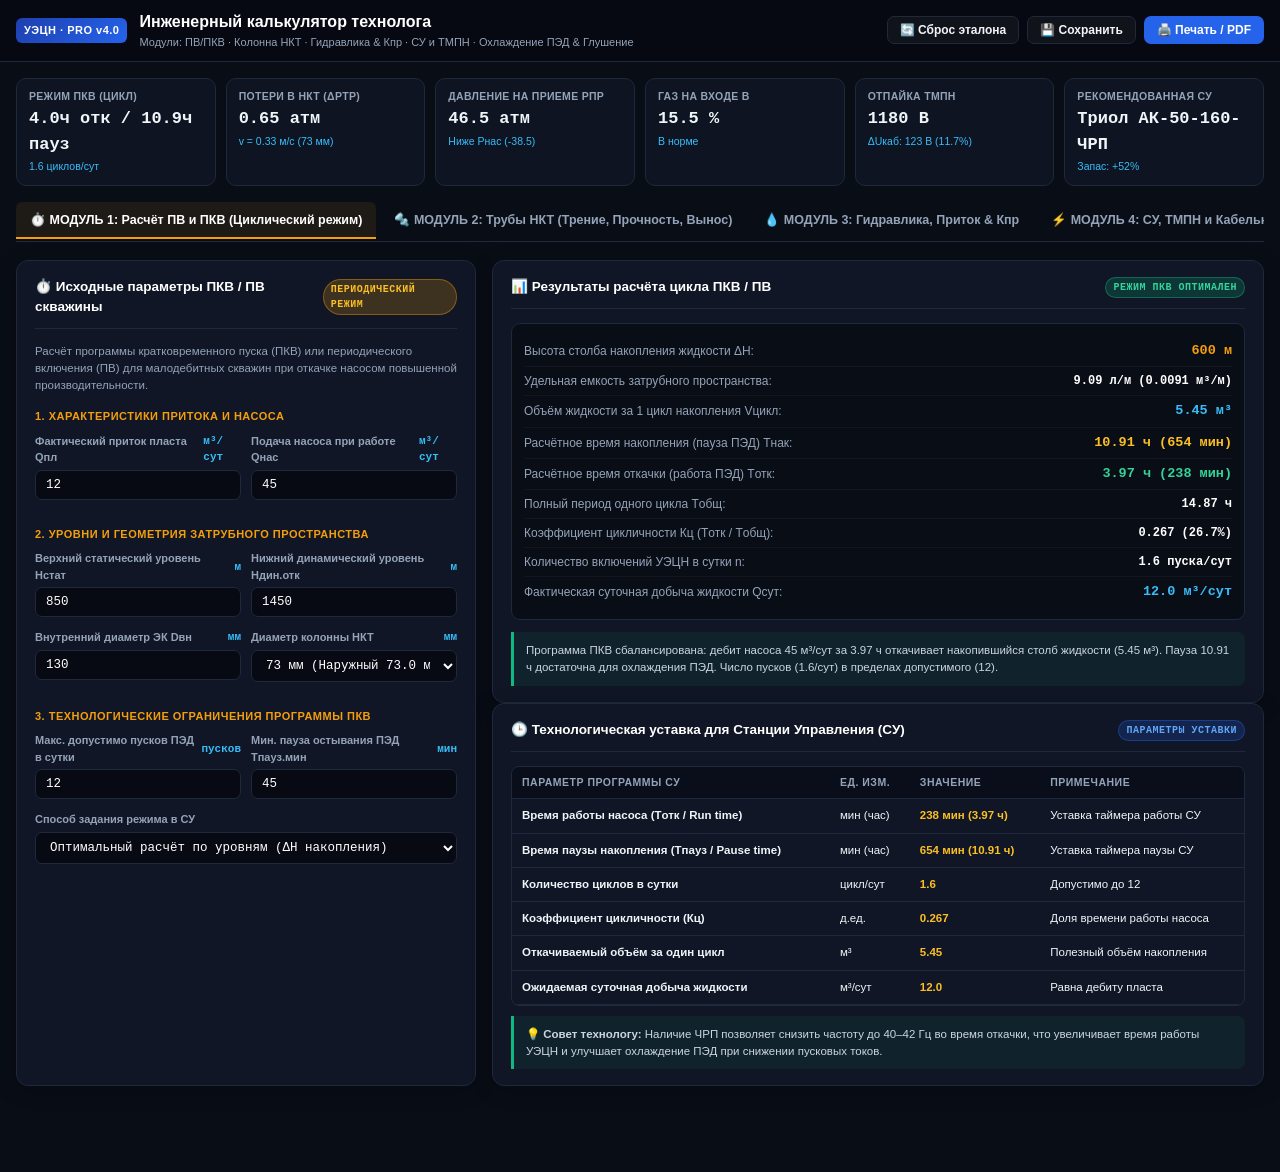
<file: public/engineering-calculator.html>
<!DOCTYPE html>
<html lang="ru">
<head>
  <meta charset="UTF-8" />
  <meta name="viewport" content="width=device-width, initial-scale=1.0, maximum-scale=1.0, user-scalable=no" />
  <title>Инженерный калькулятор технолога УЭЦН v4.0 PRO</title>
  <meta name="description" content="Инженерный программный комплекс технолога УЭЦН с изолированными модулями: расчет ПВ и ПКВ (циклический режим), расчет колонны НКТ (МКТ), гидравлика и приток Кпр, электрооборудование (СУ, ТМПН, кабель), охлаждение ПЭД и глушение скважины." />
  <style>
    :root {
      --bg: #090d16;
      --card: #101625;
      --card-border: #1e293b;
      --card-header-bg: #0d1320;
      --input-bg: #070a12;
      --text: #f1f5f9;
      --text-muted: #94a3b8;
      --primary: #2563eb;
      --primary-hover: #1d4ed8;
      --accent: #38bdf8;
      --accent-amber: #f59e0b;
      --accent-emerald: #10b981;
      --success: #10b981;
      --warning: #f59e0b;
      --danger: #ef4444;
      --font-mono: ui-monospace, SFMono-Regular, Menlo, Monaco, Consolas, "Liberation Mono", "Courier New", monospace;
    }

    * {
      box-sizing: border-box;
      margin: 0;
      padding: 0;
    }

    body {
      font-family: -apple-system, BlinkMacSystemFont, "Segoe UI", Roboto, Helvetica, Arial, sans-serif;
      background-color: var(--bg);
      color: var(--text);
      line-height: 1.5;
      font-size: 13.5px;
      -webkit-font-smoothing: antialiased;
      padding-bottom: 70px;
    }

    header {
      background: #060911;
      border-bottom: 1px solid var(--card-border);
      position: sticky;
      top: 0;
      z-index: 100;
      backdrop-filter: blur(8px);
    }

    .header-inner {
      max-width: 1440px;
      margin: 0 auto;
      padding: 10px 16px;
      display: flex;
      align-items: center;
      justify-content: space-between;
      gap: 12px;
      flex-wrap: wrap;
    }

    .brand-title {
      display: flex;
      align-items: center;
      gap: 12px;
    }

    .logo-badge {
      background: linear-gradient(135deg, #1e40af, #2563eb);
      color: #fff;
      font-weight: 800;
      font-size: 11px;
      padding: 4px 8px;
      border-radius: 6px;
      letter-spacing: 0.5px;
      white-space: nowrap;
    }

    .brand-h1 {
      font-size: 16px;
      font-weight: 700;
      color: #fff;
      display: flex;
      align-items: center;
      gap: 6px;
    }

    .brand-sub {
      font-size: 11px;
      color: var(--text-muted);
    }

    .top-actions {
      display: flex;
      align-items: center;
      gap: 8px;
    }

    .btn {
      display: inline-flex;
      align-items: center;
      gap: 6px;
      padding: 6px 12px;
      border-radius: 7px;
      font-size: 12px;
      font-weight: 600;
      cursor: pointer;
      transition: all 0.15s ease;
      border: 1px solid transparent;
      text-decoration: none;
    }
    .btn-primary { background: var(--primary); color: #fff; }
    .btn-primary:hover { background: var(--primary-hover); }
    .btn-outline { background: rgba(255,255,255,0.04); color: var(--text); border-color: var(--card-border); }
    .btn-outline:hover { background: rgba(255,255,255,0.08); border-color: #334155; }
    .btn-amber { background: #b45309; color: #fff; }
    .btn-amber:hover { background: #d97706; }

    .app-container {
      max-width: 1440px;
      margin: 0 auto;
      padding: 16px;
    }

    /* Summary Bar */
    .summary-grid {
      display: grid;
      grid-template-columns: repeat(auto-fit, minmax(175px, 1fr));
      gap: 10px;
      margin-bottom: 16px;
    }
    .summary-card {
      background: #0e1422;
      border: 1px solid var(--card-border);
      border-radius: 10px;
      padding: 10px 12px;
    }
    .summary-title {
      font-size: 10.5px;
      color: var(--text-muted);
      font-weight: 600;
      text-transform: uppercase;
      letter-spacing: 0.3px;
    }
    .summary-val {
      font-size: 17px;
      font-weight: 800;
      font-family: var(--font-mono);
      color: var(--text);
      margin: 2px 0;
    }
    .summary-sub {
      font-size: 10.5px;
      color: #38bdf8;
    }

    /* Navigation Tabs */
    .tab-bar {
      display: flex;
      gap: 4px;
      border-bottom: 1px solid var(--card-border);
      margin-bottom: 18px;
      overflow-x: auto;
      padding-bottom: 2px;
      scrollbar-width: thin;
    }
    .tab-btn {
      background: transparent;
      border: none;
      border-bottom: 2px solid transparent;
      color: var(--text-muted);
      padding: 10px 14px;
      font-size: 12.5px;
      font-weight: 600;
      cursor: pointer;
      white-space: nowrap;
      display: flex;
      align-items: center;
      gap: 7px;
      transition: all 0.15s;
      border-radius: 6px 6px 0 0;
    }
    .tab-btn:hover { color: #fff; background: rgba(255,255,255,0.03); }
    .tab-btn.active {
      color: #fff;
      border-bottom-color: var(--accent);
      background: rgba(56, 189, 248, 0.08);
      font-weight: 700;
    }

    .tab-btn.tab-pkv.active {
      border-bottom-color: var(--accent-amber);
      background: rgba(245, 158, 11, 0.09);
    }
    .tab-btn.tab-nkt.active {
      border-bottom-color: #a855f7;
      background: rgba(168, 85, 247, 0.09);
    }

    /* Grid Layouts */
    .module-grid-two {
      display: grid;
      grid-template-columns: 1fr;
      gap: 16px;
    }
    @media (min-width: 1024px) {
      .module-grid-two {
        grid-template-columns: 460px 1fr;
      }
      .module-grid-equal {
        display: grid;
        grid-template-columns: 1fr 1fr;
        gap: 16px;
      }
      .module-grid-three {
        display: grid;
        grid-template-columns: 1fr 1fr 1fr;
        gap: 16px;
      }
    }

    /* Cards */
    .card {
      background: var(--card);
      border: 1px solid var(--card-border);
      border-radius: 12px;
      padding: 16px 18px;
      box-shadow: 0 4px 20px rgba(0,0,0,0.25);
    }
    .card-header {
      display: flex;
      justify-content: space-between;
      align-items: center;
      margin-bottom: 14px;
      padding-bottom: 10px;
      border-bottom: 1px solid var(--card-border);
    }
    .card-title {
      font-size: 13.5px;
      font-weight: 700;
      color: #fff;
      display: flex;
      align-items: center;
      gap: 8px;
    }

    /* Badges */
    .badge {
      display: inline-flex;
      align-items: center;
      padding: 2px 7px;
      border-radius: 9999px;
      font-size: 10px;
      font-weight: 700;
      font-family: var(--font-mono);
      text-transform: uppercase;
      letter-spacing: 0.5px;
    }
    .badge-blue { background: rgba(37, 99, 235, 0.2); color: #60a5fa; border: 1px solid rgba(37, 99, 235, 0.4); }
    .badge-green { background: rgba(16, 185, 129, 0.2); color: #34d399; border: 1px solid rgba(16, 185, 129, 0.4); }
    .badge-amber { background: rgba(245, 158, 11, 0.2); color: #fbbf24; border: 1px solid rgba(245, 158, 11, 0.4); }
    .badge-purple { background: rgba(168, 85, 247, 0.2); color: #c084fc; border: 1px solid rgba(168, 85, 247, 0.4); }
    .badge-red { background: rgba(239, 68, 68, 0.2); color: #f87171; border: 1px solid rgba(239, 68, 68, 0.4); }

    /* Form Controls */
    .form-group {
      margin-bottom: 12px;
    }
    .form-row {
      display: grid;
      grid-template-columns: 1fr 1fr;
      gap: 10px;
    }
    .form-row-3 {
      display: grid;
      grid-template-columns: 1fr 1fr 1fr;
      gap: 8px;
    }
    label {
      display: flex;
      justify-content: space-between;
      align-items: center;
      font-size: 11px;
      font-weight: 600;
      color: var(--text-muted);
      margin-bottom: 4px;
    }
    label .unit {
      color: var(--accent);
      font-family: var(--font-mono);
    }
    input[type="number"], select, input[type="text"] {
      width: 100%;
      background: var(--input-bg);
      border: 1px solid var(--card-border);
      color: #fff;
      padding: 7px 10px;
      border-radius: 7px;
      font-size: 12.5px;
      font-family: var(--font-mono);
      outline: none;
      transition: border-color 0.15s;
    }
    input[type="number"]:focus, select:focus, input[type="text"]:focus {
      border-color: var(--primary);
    }

    /* Sub-section headers */
    .sub-head {
      font-size: 11px;
      text-transform: uppercase;
      letter-spacing: 0.5px;
      color: var(--accent);
      font-weight: 700;
      margin: 14px 0 8px;
      display: flex;
      align-items: center;
      gap: 6px;
    }
    .sub-head.amber { color: var(--accent-amber); }
    .sub-head.purple { color: #c084fc; }

    /* Result Displays */
    .result-box {
      background: #090d16;
      border: 1px solid var(--card-border);
      border-radius: 9px;
      padding: 12px;
    }
    .result-row {
      display: flex;
      justify-content: space-between;
      align-items: center;
      padding: 5px 0;
      border-bottom: 1px solid rgba(255,255,255,0.04);
      font-size: 12px;
    }
    .result-row:last-child {
      border-bottom: none;
    }
    .result-label {
      color: var(--text-muted);
    }
    .result-val {
      font-family: var(--font-mono);
      font-weight: 700;
      color: #fff;
    }
    .result-val.highlight {
      color: var(--accent);
      font-size: 13.5px;
    }
    .result-val.amber {
      color: var(--accent-amber);
      font-size: 13.5px;
    }
    .result-val.purple {
      color: #c084fc;
      font-size: 13.5px;
    }
    .result-val.success { color: var(--success); }
    .result-val.warning { color: var(--warning); }
    .result-val.danger { color: var(--danger); }

    .callout {
      background: rgba(37, 99, 235, 0.08);
      border-left: 3px solid var(--primary);
      padding: 10px 12px;
      border-radius: 0 8px 8px 0;
      font-size: 11.5px;
      color: #cbd5e1;
      margin-top: 12px;
      line-height: 1.45;
    }
    .callout.amber {
      background: rgba(245, 158, 11, 0.08);
      border-left-color: var(--warning);
    }
    .callout.purple {
      background: rgba(168, 85, 247, 0.08);
      border-left-color: #a855f7;
    }
    .callout.success {
      background: rgba(16, 185, 129, 0.08);
      border-left-color: var(--success);
    }

    /* Tables */
    .table-container {
      overflow-x: auto;
      margin-top: 8px;
      border-radius: 8px;
      border: 1px solid var(--card-border);
    }
    table {
      width: 100%;
      border-collapse: collapse;
      font-size: 11.5px;
      text-align: left;
    }
    th, td {
      padding: 8px 10px;
      border-bottom: 1px solid var(--card-border);
    }
    th {
      background: #090e1a;
      color: var(--text-muted);
      font-weight: 600;
      font-size: 10.5px;
      text-transform: uppercase;
      letter-spacing: 0.5px;
    }
    tr:hover td {
      background: rgba(255,255,255,0.02);
    }
    tr.active-row td {
      background: rgba(37, 99, 235, 0.15);
      font-weight: bold;
      color: #93c5fd;
    }

    input[type="range"] {
      width: 100%;
      accent-color: var(--primary);
      cursor: pointer;
    }

    /* Print styles */
    @media print {
      body {
        background: #fff !important;
        color: #000 !important;
      }
      header, .tab-bar, .top-actions, input[type="range"] {
        display: none !important;
      }
      .card {
        background: #fff !important;
        border: 1px solid #ccc !important;
        box-shadow: none !important;
        page-break-inside: avoid;
        margin-bottom: 20px;
      }
      .result-box {
        background: #f8fafc !important;
        border: 1px solid #e2e8f0 !important;
      }
      .result-val, .result-label, th, td, label, .card-title {
        color: #000 !important;
      }
      .tab-content {
        display: block !important;
      }
    }
  </style>
</head>
<body>

  <!-- Top Navigation Header -->
  <header>
    <div class="header-inner">
      <div class="brand-title">
        <span class="logo-badge">УЭЦН · PRO v4.0</span>
        <div>
          <div class="brand-h1">
            Инженерный калькулятор технолога
          </div>
          <div class="brand-sub">
            Модули: ПВ/ПКВ · Колонна НКТ · Гидравлика & Кпр · СУ и ТМПН · Охлаждение ПЭД & Глушение
          </div>
        </div>
      </div>

      <div class="top-actions">
        <button type="button" class="btn btn-outline" onclick="loadDefaultPreset()">
          🔄 Сброс эталона
        </button>
        <button type="button" class="btn btn-outline" onclick="saveToLocal()">
          💾 Сохранить
        </button>
        <button type="button" class="btn btn-primary" onclick="exportPrint()">
          🖨️ Печать / PDF
        </button>
      </div>
    </div>
  </header>

  <div class="app-container">

    <!-- Summary Key Metrics Banner -->
    <div class="summary-grid">
      <div class="summary-card">
        <div class="summary-title">Режим ПКВ (Цикл)</div>
        <div class="summary-val" id="sumPkvRatio">-- ч / -- ч</div>
        <div class="summary-sub" id="sumPkvCycles">-- циклов/сут</div>
      </div>
      <div class="summary-card">
        <div class="summary-title">Потери в НКТ (ΔPтр)</div>
        <div class="summary-val" id="sumNktFriction">-- атм</div>
        <div class="summary-sub" id="sumNktSpeed">v = -- м/с</div>
      </div>
      <div class="summary-card">
        <div class="summary-title">Давление на приеме Pпр</div>
        <div class="summary-val" id="sumPpr">-- атм</div>
        <div class="summary-sub" id="sumPprStatus">Запас над Pнас</div>
      </div>
      <div class="summary-card">
        <div class="summary-title">Газ на входе β</div>
        <div class="summary-val" id="sumGas">-- %</div>
        <div class="summary-sub" id="sumGasStatus">Входной модуль</div>
      </div>
      <div class="summary-card">
        <div class="summary-title">Отпайка ТМПН</div>
        <div class="summary-val" id="sumTap">-- В</div>
        <div class="summary-sub" id="sumTapSub">ΔUкаб: -- В</div>
      </div>
      <div class="summary-card">
        <div class="summary-title">Рекомендованная СУ</div>
        <div class="summary-val" id="sumSU">--</div>
        <div class="summary-sub" id="sumSUSub">Запас: -- %</div>
      </div>
    </div>

    <!-- Clear Section Tabs -->
    <div class="tab-bar">
      <button class="tab-btn tab-pkv active" onclick="switchTab('tab-pkv')">
        ⏱️ МОДУЛЬ 1: Расчёт ПВ и ПКВ (Циклический режим)
      </button>
      <button class="tab-btn tab-nkt" onclick="switchTab('tab-nkt')">
        🔩 МОДУЛЬ 2: Трубы НКТ (Трение, Прочность, Вынос)
      </button>
      <button class="tab-btn" onclick="switchTab('tab-hydraulics')">
        💧 МОДУЛЬ 3: Гидравлика, Приток & Кпр
      </button>
      <button class="tab-btn" onclick="switchTab('tab-electro')">
        ⚡ МОДУЛЬ 4: СУ, ТМПН и Кабельная линия
      </button>
      <button class="tab-btn" onclick="switchTab('tab-cooling-kill')">
        ❄️ МОДУЛЬ 5: Охлаждение ПЭД & Глушение
      </button>
      <button class="tab-btn" onclick="switchTab('tab-report')">
        📋 МОДУЛЬ 6: Сводный протокол и техкарта
      </button>
      <button class="tab-btn" onclick="switchTab('tab-reference')">
        📚 Справочник
      </button>
    </div>

    <!-- ======================================================== -->
    <!-- TAB 1: РАСЧЁТ ПВ И ПКВ (ПЕРИОДИЧЕСКАЯ ЭКСПЛУАТАЦИЯ)     -->
    <!-- ======================================================== -->
    <div id="tab-pkv" class="tab-content">
      <div class="module-grid-two">
        
        <!-- Left: PKV Inputs -->
        <div class="card">
          <div class="card-header">
            <span class="card-title">⏱️ Исходные параметры ПКВ / ПВ скважины</span>
            <span class="badge badge-amber">Периодический режим</span>
          </div>

          <p style="font-size: 11.5px; color: var(--text-muted); margin-bottom: 12px;">
            Расчёт программы кратковременного пуска (ПКВ) или периодического включения (ПВ) для малодебитных скважин при откачке насосом повышенной производительности.
          </p>

          <div class="sub-head amber">1. Характеристики притока и насоса</div>
          <div class="form-row">
            <div class="form-group">
              <label>Фактический приток пласта Qпл <span class="unit">м³/сут</span></label>
              <input type="number" id="pkvQplast" value="12" step="0.5" oninput="calculateAll()" />
            </div>
            <div class="form-group">
              <label>Подача насоса при работе Qнас <span class="unit">м³/сут</span></label>
              <input type="number" id="pkvQpump" value="45" step="1" oninput="calculateAll()" />
            </div>
          </div>

          <div class="sub-head amber">2. Уровни и геометрия затрубного пространства</div>
          <div class="form-row">
            <div class="form-group">
              <label>Верхний статический уровень Hстат <span class="unit">м</span></label>
              <input type="number" id="pkvHstat" value="850" step="10" oninput="calculateAll()" />
            </div>
            <div class="form-group">
              <label>Нижний динамический уровень Hдин.отк <span class="unit">м</span></label>
              <input type="number" id="pkvHdyn" value="1450" step="10" oninput="calculateAll()" />
            </div>
          </div>
          <div class="form-row">
            <div class="form-group">
              <label>Внутренний диаметр ЭК Dвн <span class="unit">мм</span></label>
              <input type="number" id="pkvCasingId" value="130" step="1" oninput="calculateAll()" />
            </div>
            <div class="form-group">
              <label>Диаметр колонны НКТ <span class="unit">мм</span></label>
              <select id="pkvTubingD" onchange="calculateAll()">
                <option value="60">60 мм (Наружный 60.3 мм)</option>
                <option value="73" selected>73 мм (Наружный 73.0 мм)</option>
                <option value="89">89 мм (Наружный 88.9 мм)</option>
              </select>
            </div>
          </div>

          <div class="sub-head amber">3. Технологические ограничения программы ПКВ</div>
          <div class="form-row">
            <div class="form-group">
              <label>Макс. допустимо пусков ПЭД в сутки <span class="unit">пусков</span></label>
              <input type="number" id="pkvMaxStarts" value="12" min="1" max="48" step="1" oninput="calculateAll()" />
            </div>
            <div class="form-group">
              <label>Мин. пауза остывания ПЭД Tпауз.мин <span class="unit">мин</span></label>
              <input type="number" id="pkvMinCoolMin" value="45" step="5" oninput="calculateAll()" />
            </div>
          </div>
          <div class="form-group">
            <label>Способ задания режима в СУ</label>
            <select id="pkvModeType" onchange="calculateAll()">
              <option value="auto" selected>Оптимальный расчёт по уровням (ΔH накопления)</option>
              <option value="fixed-pump">Фиксированное время откачки (например, 1.5 ч)</option>
            </select>
          </div>
        </div>

        <!-- Right: PKV Calculations -->
        <div class="space-y-4">
          <div class="card">
            <div class="card-header">
              <span class="card-title">📊 Результаты расчёта цикла ПКВ / ПВ</span>
              <span class="badge badge-amber" id="pkvBadge">Режим ПКВ оптимален</span>
            </div>

            <div class="result-box">
              <div class="result-row">
                <span class="result-label">Высота столба накопления жидкости ΔH:</span>
                <span class="result-val amber" id="resPkvDeltaH">600 м</span>
              </div>
              <div class="result-row">
                <span class="result-label">Удельная емкость затрубного пространства:</span>
                <span class="result-val" id="resPkvAnnulusCap">9.08 л/м (0.0091 м³/м)</span>
              </div>
              <div class="result-row">
                <span class="result-label">Объём жидкости за 1 цикл накопления Vцикл:</span>
                <span class="result-val highlight" id="resPkvVolCycle">5.45 м³</span>
              </div>
              <div class="result-row">
                <span class="result-label">Расчётное время накопления (пауза ПЭД) Tнак:</span>
                <span class="result-val highlight" style="color: #fbbf24" id="resPkvTaccum">10.9 час (654 мин)</span>
              </div>
              <div class="result-row">
                <span class="result-label">Расчётное время откачки (работа ПЭД) Tотк:</span>
                <span class="result-val highlight" style="color: #34d399" id="resPkvTpump">3.96 час (238 мин)</span>
              </div>
              <div class="result-row">
                <span class="result-label">Полный период одного цикла Tобщ:</span>
                <span class="result-val" id="resPkvTtotal">14.9 час</span>
              </div>
              <div class="result-row">
                <span class="result-label">Коэффициент цикличности Кц (Tотк / Tобщ):</span>
                <span class="result-val" id="resPkvKcycle">0.267 (26.7%)</span>
              </div>
              <div class="result-row">
                <span class="result-label">Количество включений УЭЦН в сутки n:</span>
                <span class="result-val" id="resPkvStartsPerDay">1.6 пуска/сут</span>
              </div>
              <div class="result-row">
                <span class="result-label">Фактическая суточная добыча жидкости Qсут:</span>
                <span class="result-val highlight" id="resPkvActualQ">12.0 м³/сут</span>
              </div>
            </div>

            <div class="callout amber" id="pkvCallout">
              Программа ПКВ сбалансирована: дебит насоса 45 м³/сут за 3.96 ч откачивает накопившийся столб жидкости, обеспечивая суточный отбор 12.0 м³/сут без срыва подачи.
            </div>
          </div>

          <!-- PKV Schedule Card -->
          <div class="card">
            <div class="card-header">
              <span class="card-title">🕒 Технологическая уставка для Станции Управления (СУ)</span>
              <span class="badge badge-blue">Параметры уставки</span>
            </div>

            <div class="table-container">
              <table>
                <thead>
                  <tr>
                    <th>Параметр программы СУ</th>
                    <th>Ед. изм.</th>
                    <th>Значение</th>
                    <th>Примечание</th>
                  </tr>
                </thead>
                <tbody id="pkvSettingsTable">
                  <!-- JS generated -->
                </tbody>
              </table>
            </div>

            <div class="callout success" style="margin-top: 10px;">
              💡 <strong>Совет технологу:</strong> Наличие ЧРП позволяет снизить частоту до 40–42 Гц во время откачки, что увеличивает время работы УЭЦН и улучшает охлаждение ПЭД при снижении пусковых токов.
            </div>
          </div>
        </div>

      </div>
    </div>

    <!-- ======================================================== -->
    <!-- TAB 2: РАСЧЁТ ПО ТРУБАМ НКТ (МКТ)                       -->
    <!-- ======================================================== -->
    <div id="tab-nkt" class="tab-content" style="display: none;">
      <div class="module-grid-two">
        
        <!-- Left: NKT Inputs -->
        <div class="card">
          <div class="card-header">
            <span class="card-title">🔩 Параметры подвески колонны НКТ (МКТ)</span>
            <span class="badge badge-purple">Трубы НКТ</span>
          </div>

          <p style="font-size: 11.5px; color: var(--text-muted); margin-bottom: 12px;">
            Расчёт гидравлических сопротивлений трения потока в НКТ по формуле Альтшуля/Дарси-Вейсбаха, скорости восходящего потока для выноса песка/парафина и статической прочности колонны.
          </p>

          <div class="sub-head purple">1. Конструкция и геометрия колонны НКТ</div>
          <div class="form-row">
            <div class="form-group">
              <label>Типоразмер и диаметр НКТ</label>
              <select id="nktSizeSelect" onchange="calculateAll()">
                <option value="60">НКТ 60 (Внутр. 50.3 мм, толщ. 5.0 мм)</option>
                <option value="73" selected>НКТ 73 (Внутр. 62.0 мм, толщ. 5.5 мм)</option>
                <option value="89">НКТ 89 (Внутр. 75.9 мм, толщ. 6.5 мм)</option>
              </select>
            </div>
            <div class="form-group">
              <label>Группа прочности стали НКТ</label>
              <select id="nktSteelGrade" onchange="calculateAll()">
                <option value="D" selected>Группа «Д» (σт = 379 МПа)</option>
                <option value="K">Группа «К» (σт = 490 МПа)</option>
                <option value="E">Группа «Е» (σт = 552 МПа)</option>
                <option value="L">Группа «Л» (σт = 655 МПа)</option>
                <option value="M">Группа «М» (σт = 724 МПа)</option>
              </select>
            </div>
          </div>
          <div class="form-row">
            <div class="form-group">
              <label>Глубина спуска колонны Hсп <span class="unit">м</span></label>
              <input type="number" id="nktLength" value="1750" step="10" oninput="calculateAll()" />
            </div>
            <div class="form-group">
              <label>Исполнение НКТ</label>
              <select id="nktType" onchange="calculateAll()">
                <option value="smooth" selected>Гладкие НКТ (ГОСТ 633-80)</option>
                <option value="upset">НКТ-В с высаженными концами</option>
                <option value="coated">С внутренним полимерным покрытием</option>
              </select>
            </div>
          </div>

          <div class="sub-head purple">2. Параметры транспортируемого флюида</div>
          <div class="form-row">
            <div class="form-group">
              <label>Дебит подъёма жидкости Q <span class="unit">м³/сут</span></label>
              <input type="number" id="nktFlowQ" value="85" step="1" oninput="calculateAll()" />
            </div>
            <div class="form-group">
              <label>Вязкость смеси при откачке μ <span class="unit">сСт (мм²/с)</span></label>
              <input type="number" id="nktViscosity" value="14" step="0.5" oninput="calculateAll()" />
            </div>
          </div>
          <div class="form-row">
            <div class="form-group">
              <label>Плотность жидкости ρсм <span class="unit">кг/м³</span></label>
              <input type="number" id="nktDensity" value="980" step="5" oninput="calculateAll()" />
            </div>
            <div class="form-group">
              <label>Вес погружного агрегата (УЭЦН+кабель) <span class="unit">кг</span></label>
              <input type="number" id="nktEspWeight" value="1850" step="50" oninput="calculateAll()" />
            </div>
          </div>
        </div>

        <!-- Right: NKT Calculations -->
        <div class="space-y-4">
          <div class="card">
            <div class="card-header">
              <span class="card-title">📈 Гидравлический расчёт потока в НКТ</span>
              <span class="badge badge-purple" id="nktHydBadge">Турбулентный режим</span>
            </div>

            <div class="result-box">
              <div class="result-row">
                <span class="result-label">Внутренний диаметр трубы dвн:</span>
                <span class="result-val purple" id="resNktInnerD">62.0 мм</span>
              </div>
              <div class="result-row">
                <span class="result-label">Скорость восходящего потока в НКТ v:</span>
                <span class="result-val highlight" id="resNktVelocity">0.32 м/с</span>
              </div>
              <div class="result-row">
                <span class="result-label">Число Рейнольдса Re:</span>
                <span class="result-val" id="resNktReynolds">1417 (Ламинарный/переходный)</span>
              </div>
              <div class="result-row">
                <span class="result-label">Коэффициент гидравлического трения λ:</span>
                <span class="result-val" id="resNktLambda">0.0451</span>
              </div>
              <div class="result-row">
                <span class="result-label">Потери напора на трение hтр:</span>
                <span class="result-val highlight" id="resNktHeadLoss">6.8 м</span>
              </div>
              <div class="result-row">
                <span class="result-label">Потери давления на трение в колонне ΔPтр:</span>
                <span class="result-val purple" id="resNktPressLoss">0.65 атм (0.066 МПа)</span>
              </div>
              <div class="result-row">
                <span class="result-label">Оценка выноса механических примесей:</span>
                <span class="result-val" id="resNktSandCarry">Риск оседания песка (v &lt; 0.6 м/с)</span>
              </div>
            </div>

            <div class="callout purple" id="nktHydCallout">
              При дебите 85 м³/сут в трубе НКТ 73 мм гидравлические потери трения малы (0.65 атм), однако скорость восходящего потока составляет 0.32 м/с. При наличии мехпримесей рекомендуется уменьшить диаметр НКТ до 60 мм для подъема скорости до 0.50 м/с.
            </div>
          </div>

          <!-- NKT Strength & Stress -->
          <div class="card">
            <div class="card-header">
              <span class="card-title">🛡️ Прочностной расчёт колонны НКТ</span>
              <span class="badge badge-green" id="nktStrengthBadge">Запас прочности в норме</span>
            </div>

            <div class="result-box">
              <div class="result-row">
                <span class="result-label">Собственный вес колонны НКТ в воздухе:</span>
                <span class="result-val" id="resNktWeightAir">16 100 кг (158 кН)</span>
              </div>
              <div class="result-row">
                <span class="result-label">Вес в жидкости с учётом силы Архимеда:</span>
                <span class="result-val" id="resNktWeightFluid">14 080 кг (138 кН)</span>
              </div>
              <div class="result-row">
                <span class="result-label">Суммарная нагрузка на верхнюю трубу Qмакс:</span>
                <span class="result-val highlight" id="resNktTotalTension">15 930 кг (156.3 кН)</span>
              </div>
              <div class="result-row">
                <span class="result-label">Допустимая нагрузка на растяжение (текучесть):</span>
                <span class="result-val" id="resNktAllowTension">44 200 кг (433.6 кН)</span>
              </div>
              <div class="result-row">
                <span class="result-label">Коэффициент запаса прочности kзап:</span>
                <span class="result-val success" id="resNktSafetyFactor">2.77 (Норма ≥ 1.50)</span>
              </div>
            </div>

            <div class="callout success">
              Колонна труб НКТ обладает достаточным запасом статической прочности (k = 2.77). Риск обрыва колонны под действием собственного веса и веса УЭЦН исключён.
            </div>
          </div>
        </div>

      </div>
    </div>

    <!-- ======================================================== -->
    <!-- TAB 3: ГИДРАВЛИКА СКВАЖИНЫ, ПРИТОК И Кпр                 -->
    <!-- ======================================================== -->
    <div id="tab-hydraulics" class="tab-content" style="display: none;">
      <div class="module-grid-two">
        
        <!-- Left: Hydraulic Inputs -->
        <div class="card">
          <div class="card-header">
            <span class="card-title">💧 Входные параметры скважины и пласта</span>
            <span class="badge badge-blue">Пласт & Устье</span>
          </div>

          <div class="sub-head">1. Приток и пластовые условия</div>
          <div class="form-row">
            <div class="form-group">
              <label>Пластовое давление Pпл <span class="unit">атм</span></label>
              <input type="number" id="pPlast" value="180" step="1" oninput="calculateAll()" />
            </div>
            <div class="form-group">
              <label>Давление насыщения Pнас <span class="unit">атм</span></label>
              <input type="number" id="pSat" value="85" step="1" oninput="calculateAll()" />
            </div>
          </div>
          <div class="form-row">
            <div class="form-group">
              <label>Газовый фактор G₀ <span class="unit">м³/м³</span></label>
              <input type="number" id="gasFactor" value="45" step="1" oninput="calculateAll()" />
            </div>
            <div class="form-group">
              <label>Глубина пласта (ВРП) <span class="unit">м</span></label>
              <input type="number" id="depthPlast" value="2350" step="10" oninput="calculateAll()" />
            </div>
          </div>

          <div class="sub-head">2. Параметры работы скважины</div>
          <div class="form-row">
            <div class="form-group">
              <label>Дебит жидкости Q <span class="unit">м³/сут</span></label>
              <input type="number" id="flowRate" value="85" step="1" oninput="calculateAll()" />
            </div>
            <div class="form-group">
              <label>Динамический уровень Hдин <span class="unit">м</span></label>
              <input type="number" id="dynLevel" value="1420" step="10" oninput="calculateAll()" />
            </div>
          </div>
          <div class="form-row">
            <div class="form-group">
              <label>Глубина спуска насоса Hсп <span class="unit">м</span></label>
              <input type="number" id="pumpDepth" value="1750" step="10" oninput="calculateAll()" />
            </div>
            <div class="form-group">
              <label>Давление в затрубе Pзатр <span class="unit">атм</span></label>
              <input type="number" id="pZatr" value="14" step="0.5" oninput="calculateAll()" />
            </div>
          </div>
          <div class="form-row">
            <div class="form-group">
              <label>Буферное давление Pбуф <span class="unit">атм</span></label>
              <input type="number" id="pBuf" value="18" step="0.5" oninput="calculateAll()" />
            </div>
            <div class="form-group">
              <label>Обводненность W <span class="unit">%</span></label>
              <input type="number" id="waterCut" value="65" step="1" min="0" max="100" oninput="calculateAll()" />
            </div>
          </div>
          <div class="form-row">
            <div class="form-group">
              <label>Плотность нефти <span class="unit">кг/м³</span></label>
              <input type="number" id="oilDensity" value="860" step="5" oninput="calculateAll()" />
            </div>
            <div class="form-group">
              <label>Плотность пластовой воды <span class="unit">кг/м³</span></label>
              <input type="number" id="waterDensity" value="1080" step="5" oninput="calculateAll()" />
            </div>
          </div>

          <div class="sub-head">3. Частота тока СУ (ЧРП)</div>
          <div class="form-group">
            <label>Рабочая частота f: <span class="unit" id="lblFreq">50 Гц</span></label>
            <input type="range" id="freqSlider" min="35" max="65" step="1" value="50" oninput="document.getElementById('lblFreq').innerText=this.value+' Гц'; calculateAll();" />
          </div>
        </div>

        <!-- Right: Hydraulic Results -->
        <div class="space-y-4">
          <div class="card">
            <div class="card-header">
              <span class="card-title">🎯 Расчет давлений и продуктивности</span>
              <span class="badge badge-green" id="resProdBadge">Приток стабилен</span>
            </div>

            <div class="result-box">
              <div class="result-row">
                <span class="result-label">Средняя плотность жидкости ρсм:</span>
                <span class="result-val" id="resMixDensity">1003 кг/м³</span>
              </div>
              <div class="result-row">
                <span class="result-label">Давление на приеме насоса Pпр:</span>
                <span class="result-val highlight" id="resPpr">46.4 атм</span>
              </div>
              <div class="result-row">
                <span class="result-label">Запас над давлением насыщения (Pпр - Pнас):</span>
                <span class="result-val" id="resDeltaSat">-38.6 атм (Газовый режим!)</span>
              </div>
              <div class="result-row">
                <span class="result-label">Забойное давление Pзаб:</span>
                <span class="result-val highlight" id="resPzab">105.2 атм</span>
              </div>
              <div class="result-row">
                <span class="result-label">Депрессия на пласт (Pпл - Pзаб):</span>
                <span class="result-val" id="resDepression">74.8 атм</span>
              </div>
              <div class="result-row">
                <span class="result-label">Коэффициент продуктивности пласта Кпр:</span>
                <span class="result-val highlight" style="color: #38bdf8" id="resKpr">1.14 м³/(сут·атм)</span>
              </div>
              <div class="result-row">
                <span class="result-label">Потенциальный дебит при Pзаб = Pнас:</span>
                <span class="result-val" id="resQpot">108 м³/сут</span>
              </div>
            </div>

            <div class="callout" id="hydraulicsCallout">
              Давление на приеме насоса ниже давления насыщения (Pпр < Pнас). В затрубном пространстве и на входе в насос происходит выделение свободного попутного газа.
            </div>
          </div>

          <!-- Free Gas β Module -->
          <div class="card">
            <div class="card-header">
              <span class="card-title">💨 Газосодержание на входе в насос (βвх)</span>
              <span class="badge badge-amber" id="resGasBadge">Средний газ</span>
            </div>

            <div class="result-box">
              <div class="result-row">
                <span class="result-label">Объем свободного газа при рабочих условиях:</span>
                <span class="result-val" id="resFreeGasVol">21.4 м³/сут</span>
              </div>
              <div class="result-row">
                <span class="result-label">Объемное газосодержание на приеме βвх:</span>
                <span class="result-val highlight" id="resBetaIn">18.4 %</span>
              </div>
              <div class="result-row">
                <span class="result-label">Рекомендованная комплектация узла приема:</span>
                <span class="result-val" id="resGasEquip">Газосепаратор центробежный (МН-ГС5)</span>
              </div>
            </div>

            <div class="callout" id="gasCalloutBox">
              Газосодержание β = 18.4%. Для стандартного входного модуля предел 25%. Рекомендуется газосепаратор центробежного типа для исключения срыва подачи.
            </div>
          </div>

          <!-- Pump VFD scaling -->
          <div class="card">
            <div class="card-header">
              <span class="card-title">📊 Пересчет по законам подобия ЧРП</span>
              <span class="badge badge-blue" id="resFreqBadge">f = 50 Гц</span>
            </div>
            <div class="result-box">
              <div class="result-row">
                <span class="result-label">Дебит при текущей частоте Q(f):</span>
                <span class="result-val highlight" id="resFreqQ">85.0 м³/сут</span>
              </div>
              <div class="result-row">
                <span class="result-label">Развиваемый напор насоса H(f):</span>
                <span class="result-val highlight" id="resFreqH">1620 м</span>
              </div>
              <div class="result-row">
                <span class="result-label">Потребляемая мощность на валу N(f):</span>
                <span class="result-val" id="resFreqP">34.8 кВт</span>
              </div>
            </div>
          </div>

        </div>
      </div>
    </div>

    <!-- ======================================================== -->
    <!-- TAB 4: СУ, ТМПН И КАБЕЛЬНАЯ ЛИНИЯ (ЭЛЕКТРОТЕХНИКА)        -->
    <!-- ======================================================== -->
    <div id="tab-electro" class="tab-content" style="display: none;">
      <div class="module-grid-two">
        
        <!-- Inputs Left Column -->
        <div class="card">
          <div class="card-header">
            <span class="card-title">🔌 Параметры электрооборудования УЭЦН</span>
            <span class="badge badge-blue">Электротехника</span>
          </div>

          <div class="sub-head">1. Погружной электродвигатель (ПЭД)</div>
          <div class="form-row">
            <div class="form-group">
              <label>Мощность ПЭД <span class="unit">кВт</span></label>
              <input type="number" id="pedPower" value="45" step="1" oninput="calculateAll()" />
            </div>
            <div class="form-group">
              <label>Номин. ток Iном <span class="unit">А</span></label>
              <input type="number" id="pedCurrent" value="34" step="0.5" oninput="calculateAll()" />
            </div>
          </div>
          <div class="form-row">
            <div class="form-group">
              <label>Номин. напряжение Uном <span class="unit">В</span></label>
              <input type="number" id="pedVoltage" value="1050" step="10" oninput="calculateAll()" />
            </div>
            <div class="form-group">
              <label>Коэффициент cos φ</label>
              <input type="number" id="pedCosPhi" value="0.84" step="0.01" min="0.5" max="0.99" oninput="calculateAll()" />
            </div>
          </div>

          <div class="sub-head">2. Кабельная линия</div>
          <div class="form-row">
            <div class="form-group">
              <label>Марка силового кабеля</label>
              <select id="cableType" onchange="calculateAll()">
                <option value="kpb-120">КПбП-120 (Блочный, 120°C)</option>
                <option value="kpsp-120">КПсПБ-120 (Самоспекающийся, 120°C)</option>
                <option value="kppb-130" selected>КПпБП-130 (Полипропилен, 130°C)</option>
                <option value="kpbp-150">КПБП-150 (Фторопласт/EPDM, 150°C)</option>
              </select>
            </div>
            <div class="form-group">
              <label>Сечение медных жил <span class="unit">мм²</span></label>
              <select id="cableCross" onchange="calculateAll()">
                <option value="10">10 мм² (R=1.83 Ом/км)</option>
                <option value="16" selected>16 мм² (R=1.15 Ом/км)</option>
                <option value="25">25 мм² (R=0.727 Ом/км)</option>
                <option value="35">35 мм² (R=0.524 Ом/км)</option>
              </select>
            </div>
          </div>
          <div class="form-row">
            <div class="form-group">
              <label>Длина кабельной линии <span class="unit">м</span></label>
              <input type="number" id="cableLength" value="1850" step="10" oninput="calculateAll()" />
            </div>
            <div class="form-group">
              <label>Температура на приеме <span class="unit">°C</span></label>
              <input type="number" id="wellTemp" value="78" step="1" oninput="calculateAll()" />
            </div>
          </div>

          <div class="sub-head">3. Силовой трансформатор ТМПН</div>
          <div class="form-group">
            <label>Типоразмер ТМПН</label>
            <select id="tmpnSelect" onchange="calculateAll()">
              <option value="100">ТМПН-100 / 3 (100 кВА)</option>
              <option value="160">ТМПН-160 / 3 (160 кВА)</option>
              <option value="250" selected>ТМПН-250 / 3 (250 кВА)</option>
              <option value="400">ТМПН-400 / 3 (400 кВА)</option>
              <option value="630">ТМПН-630 / 3 (630 кВА)</option>
              <option value="1000">ТМПН-1000 / 3 (1000 кВА)</option>
            </select>
          </div>
          <div class="form-group">
            <label>Напряжение сети на кусте <span class="unit">В</span></label>
            <input type="number" id="gridVoltage" value="380" step="5" oninput="calculateAll()" />
          </div>
        </div>

        <!-- Calculations and Output Right Column -->
        <div class="space-y-4">
          <!-- Cable losses & results -->
          <div class="card">
            <div class="card-header">
              <span class="card-title">⚡ Потери в кабельной линии и требуемое напряжение</span>
              <span class="badge badge-green" id="cableStatusBadge">Норма по току</span>
            </div>

            <div class="result-box">
              <div class="result-row">
                <span class="result-label">Средняя расчетная температура кабеля Tср:</span>
                <span class="result-val" id="resCableTemp">49.0 °C</span>
              </div>
              <div class="result-row">
                <span class="result-label">Температурное сопротивление жилы (фазы):</span>
                <span class="result-val" id="resCableResist">2.38 Ом</span>
              </div>
              <div class="result-row">
                <span class="result-label">Плотность тока в жиле кабеля j:</span>
                <span class="result-val" id="resCableDensity">2.13 А/мм²</span>
              </div>
              <div class="result-row">
                <span class="result-label">Падение напряжения в кабеле ΔUкаб:</span>
                <span class="result-val highlight" id="resDeltaU">118 В (11.2%)</span>
              </div>
              <div class="result-row">
                <span class="result-label">Активные потери мощности в кабеле ΔP:</span>
                <span class="result-val" id="resLossPower">8.24 кВт</span>
              </div>
              <div class="result-row">
                <span class="result-label">Требуемое напряжение на выходе ТМПН (вторичка):</span>
                <span class="result-val highlight" style="color: #60a5fa" id="resReqU">1168 В</span>
              </div>
            </div>

            <div class="callout" id="cableWarningBox">
              Параметры кабельной линии находятся в допустимых пределах (падение напряжения &lt; 15%, плотность тока &lt; 3.5 А/мм²).
            </div>
          </div>

          <!-- 4 Taps of TMPN -->
          <div class="card">
            <div class="card-header">
              <span class="card-title">🎛️ Расчёт 4-х ступеней регулировочных отпаек ТМПН</span>
              <span class="badge badge-blue">Таблица отпаек</span>
            </div>

            <div class="table-container">
              <table>
                <thead>
                  <tr>
                    <th>Ступень</th>
                    <th>Напряжение отпайки</th>
                    <th>Назначение / Режим</th>
                    <th>Iдоп ТМПН</th>
                    <th>Запас по U</th>
                    <th>Статус</th>
                  </tr>
                </thead>
                <tbody id="tapsTableBody">
                  <!-- Generated via JS -->
                </tbody>
              </table>
            </div>

            <div class="sub-head" style="margin-top: 14px;">Резюме подбора ТМПН</div>
            <div class="result-box">
              <div class="result-row">
                <span class="result-label">Коэффициент загрузки ТМПН (kзагр):</span>
                <span class="result-val" id="resTmpnLoad">32.4% (Оптимально)</span>
              </div>
              <div class="result-row">
                <span class="result-label">Рекомендованная отпайка в работу:</span>
                <span class="result-val highlight" id="resSelectedTap">Ступень #2 (1180 В)</span>
              </div>
            </div>
          </div>

          <!-- Control Station Sizing (SU) -->
          <div class="card">
            <div class="card-header">
              <span class="card-title">🏢 Подбор Станции Управления (СУ)</span>
              <span class="badge badge-amber">Топ-3 СУ</span>
            </div>

            <div class="result-box">
              <div class="result-row">
                <span class="result-label">Расчетный ток первичной цепи СУ (380 В):</span>
                <span class="result-val highlight" id="resPrimaryCurrent">112 А</span>
              </div>
              <div class="result-row">
                <span class="result-label">Требуемый номин. ток СУ (с запасом 15%):</span>
                <span class="result-val" id="resRequiredCurrentSU">≥ 129 А</span>
              </div>
            </div>

            <div class="table-container">
              <table>
                <thead>
                  <tr>
                    <th>Ранг</th>
                    <th>Модель СУ</th>
                    <th>Тип</th>
                    <th>Iном (А)</th>
                    <th>Мощность</th>
                    <th>Запас по току</th>
                  </tr>
                </thead>
                <tbody id="suTableBody">
                  <!-- Generated dynamically -->
                </tbody>
              </table>
            </div>
          </div>

        </div>
      </div>
    </div>

    <!-- ======================================================== -->
    <!-- TAB 5: ОХЛАЖДЕНИЕ ПЭД & ГЛУШЕНИЕ СКВАЖИНЫ                -->
    <!-- ======================================================== -->
    <div id="tab-cooling-kill" class="tab-content" style="display: none;">
      <div class="module-grid-equal">
        
        <!-- Cooling calculation -->
        <div class="card">
          <div class="card-header">
            <span class="card-title">❄️ Термогидравлический расчет охлаждения ПЭД</span>
            <span class="badge badge-green" id="resCoolingBadge">Норма охлаждения</span>
          </div>

          <div class="form-row">
            <div class="form-group">
              <label>Внутренний диаметр эксплуатационной колонны Dвн <span class="unit">мм</span></label>
              <input type="number" id="casingId" value="130" step="1" oninput="calculateAll()" />
            </div>
            <div class="form-group">
              <label>Наружный диаметр корпуса ПЭД dпэд <span class="unit">мм</span></label>
              <select id="pedDiameter" onchange="calculateAll()">
                <option value="103">103 мм (Габарит 5)</option>
                <option value="117" selected>117 мм (Габарит 5А)</option>
                <option value="130">130 мм (Габарит 6)</option>
              </select>
            </div>
          </div>
          <div class="form-group">
            <label>Наличие кожуха охлаждения (кожух-направитель)</label>
            <select id="coolingShroud" onchange="calculateAll()">
              <option value="no" selected>Без кожуха (поток омывает в зазоре колонны)</option>
              <option value="yes">С кожухом охлаждения (Dвн кожуха = 122 мм)</option>
            </select>
          </div>

          <div class="result-box" style="margin-top: 14px;">
            <div class="result-row">
              <span class="result-label">Площадь кольцевого сечения для прохода потока:</span>
              <span class="result-val" id="resAnnulusArea">25.2 см²</span>
            </div>
            <div class="result-row">
              <span class="result-label">Фактическая скорость восходящего потока v:</span>
              <span class="result-val highlight" id="resCoolingSpeed">0.39 м/с</span>
            </div>
            <div class="result-row">
              <span class="result-label">Минимально допустимая нормативная скорость:</span>
              <span class="result-val">≥ 0.10 м/с (≥ 0.15 м/с при W &lt; 50%)</span>
            </div>
            <div class="result-row">
              <span class="result-label">Оценка теплового режима ПЭД:</span>
              <span class="result-val success" id="resCoolingVerdict">Охлаждение достаточное, перегрев исключен</span>
            </div>
          </div>

          <div class="callout" id="coolingCallout">
            Скорость омывания корпуса электродвигателя составляет 0.39 м/с, что превышает минимальный отраслевой регламент (0.10 м/с). Теплоотвод обеспечивается в полном объеме.
          </div>
        </div>

        <!-- Well Killing (Глушение) calculation -->
        <div class="card">
          <div class="card-header">
            <span class="card-title">🛑 Расчёт параметров глушения скважины</span>
            <span class="badge badge-blue">Ремонт ПРС / КРС</span>
          </div>

          <div class="form-row">
            <div class="form-group">
              <label>Коэффициент запаса по давлению kзап</label>
              <select id="killSafetyMargin" onchange="calculateAll()">
                <option value="1.05">1.05 (Запас 5% — до 1200 м)</option>
                <option value="1.08">1.08 (Запас 8% — 1200..2000 м)</option>
                <option value="1.10" selected>1.10 (Запас 10% — свыше 2000 м)</option>
                <option value="1.15">1.15 (Запас 15% — аномально высокое Pпл)</option>
              </select>
            </div>
            <div class="form-group">
              <label>Наружный диаметр НКТ <span class="unit">мм</span></label>
              <select id="tubingSize" onchange="calculateAll()">
                <option value="60">60 мм (Внутренний ~50.3 мм)</option>
                <option value="73" selected>73 мм (Внутренний ~62.0 мм)</option>
                <option value="89">89 мм (Внутренний ~75.9 мм)</option>
              </select>
            </div>
          </div>

          <div class="result-box" style="margin-top: 14px;">
            <div class="result-row">
              <span class="result-label">Необходимая плотность жидкости глушения ρглуш:</span>
              <span class="result-val highlight" id="resKillDensity">1.18 г/см³ (1180 кг/м³)</span>
            </div>
            <div class="result-row">
              <span class="result-label">Рекомендованный тип раствора:</span>
              <span class="result-val" id="resKillFluidType">Раствор соли хлорида натрия (NaCl)</span>
            </div>
            <div class="result-row">
              <span class="result-label">Внутренний объем НКТ Vнкт:</span>
              <span class="result-val" id="resVtubing">5.28 м³</span>
            </div>
            <div class="result-row">
              <span class="result-label">Объем затрубного пространства Vзатр:</span>
              <span class="result-val" id="resVannulus">18.4 м³</span>
            </div>
            <div class="result-row">
              <span class="result-label">Полный объем скважины Vполн:</span>
              <span class="result-val" id="resVtotal">23.7 м³</span>
            </div>
            <div class="result-row">
              <span class="result-label">Потребный объем глушения (с коэффициентом 1.25):</span>
              <span class="result-val highlight" style="color: #60a5fa" id="resVkillReq">29.6 м³</span>
            </div>
          </div>

          <div class="callout">
            Перед началом спуско-подъемных операций необходимо обеспечить 1.25-кратный объем скважины с контролем выравнивания плотности на выходе.
          </div>
        </div>

      </div>
    </div>

    <!-- ======================================================== -->
    <!-- TAB 6: СВОДНЫЙ ТЕХНОЛОГИЧЕСКИЙ ПРОТОКОЛ                 -->
    <!-- ======================================================== -->
    <div id="tab-report" class="tab-content" style="display: none;">
      <div class="card">
        <div class="card-header">
          <span class="card-title">📋 Сводный технологический паспорт-протокол расчета УЭЦН</span>
          <button type="button" class="btn btn-primary btn-sm" onclick="window.print()">
            Печать официального протокола
          </button>
        </div>

        <div style="margin-bottom: 14px; font-size: 11.5px; color: var(--text-muted); border-bottom: 1px solid var(--card-border); padding-bottom: 10px;">
          Кустовая площадка: <strong style="color: #fff">Куст #14, скважина 312</strong> | 
          Дата расчета: <strong style="color: #fff" id="reportDate">Сегодня</strong> | 
          Инженер-технолог: <strong style="color: #fff">Технолог УЭЦН</strong>
        </div>

        <div class="table-container">
          <table>
            <thead>
              <tr>
                <th>Узел / Модуль</th>
                <th>Параметр</th>
                <th>Ед. изм.</th>
                <th>Значение</th>
                <th>Норматив / Примечание</th>
              </tr>
            </thead>
            <tbody id="reportTableBody">
              <!-- Dynamically populated -->
            </tbody>
          </table>
        </div>
      </div>
    </div>

    <!-- ======================================================== -->
    <!-- TAB 7: СПРАВОЧНИК                                       -->
    <!-- ======================================================== -->
    <div id="tab-reference" class="tab-content" style="display: none;">
      <div class="module-grid-equal">
        <div class="card">
          <div class="card-header">
            <span class="card-title">📚 Справочник труб НКТ (ГОСТ 633-80)</span>
          </div>
          <div class="table-container">
            <table>
              <thead>
                <tr>
                  <th>Диаметр</th>
                  <th>Толщина</th>
                  <th>dвн (мм)</th>
                  <th>Вес 1 м (кг)</th>
                  <th>Емкость (л/м)</th>
                  <th>Qстраг (Д)</th>
                </tr>
              </thead>
              <tbody>
                <tr><td>60 мм</td><td>5.0 мм</td><td>50.3 мм</td><td>6.8 кг</td><td>1.99 л/м</td><td>295 кН</td></tr>
                <tr class="active-row"><td>73 мм</td><td>5.5 мм</td><td>62.0 мм</td><td>9.2 кг</td><td>3.02 л/м</td><td>434 кН</td></tr>
                <tr><td>89 мм</td><td>6.5 мм</td><td>75.9 мм</td><td>13.2 кг</td><td>4.52 л/м</td><td>585 кН</td></tr>
              </tbody>
            </table>
          </div>
        </div>

        <div class="card">
          <div class="card-header">
            <span class="card-title">📚 Кабели УЭЦН</span>
          </div>
          <div class="table-container">
            <table>
              <thead>
                <tr>
                  <th>Сечение</th>
                  <th>R при 20°C</th>
                  <th>Iдоп (макс)</th>
                  <th>Масса 1 км</th>
                </tr>
              </thead>
              <tbody>
                <tr><td>10 мм²</td><td>1.83 Ом/км</td><td>42 А</td><td>480 кг</td></tr>
                <tr class="active-row"><td>16 мм²</td><td>1.15 Ом/км</td><td>60 А</td><td>670 кг</td></tr>
                <tr><td>25 мм²</td><td>0.727 Ом/км</td><td>80 А</td><td>980 кг</td></tr>
                <tr><td>35 мм²</td><td>0.524 Ом/км</td><td>100 А</td><td>1320 кг</td></tr>
              </tbody>
            </table>
          </div>
        </div>
      </div>
    </div>

  </div>

  <script>
    // -------------------------------------------------------------
    // DATABASE OF CONTROL STATIONS (СУ)
    // -------------------------------------------------------------
    const SU_DATABASE = [
      { name: 'Триол АК-50-160-ЧРП', current: 160, power: 80, type: 'ЧРП (ПЧ)', maker: 'Корпорация Триол' },
      { name: 'Электон-05-160-ПЧ', current: 160, power: 80, type: 'ЧРП (ПЧ)', maker: 'ЗАО Новомет / Электон' },
      { name: 'Борец БСП-160', current: 160, power: 90, type: 'ЧРП (ПЧ)', maker: 'ПК Борец' },
      { name: 'Триол АК-50-250-ЧРП', current: 250, power: 132, type: 'ЧРП (ПЧ)', maker: 'Корпорация Триол' },
      { name: 'Электон-05-250-ПЧ', current: 250, power: 132, type: 'ЧРП (ПЧ)', maker: 'ЗАО Новомет / Электон' },
      { name: 'Борец БСП-250', current: 250, power: 132, type: 'ЧРП (ПЧ)', maker: 'ПК Борец' },
      { name: 'Алнас-ЧРП-250', current: 250, power: 132, type: 'ЧРП (ПЧ)', maker: 'Римера-Алнас' },
      { name: 'Триол АК-50-400-ЧРП', current: 400, power: 200, type: 'ЧРП (ПЧ)', maker: 'Корпорация Триол' },
      { name: 'Электон-05-400-ПЧ', current: 400, power: 200, type: 'ЧРП (ПЧ)', maker: 'ЗАО Новомет / Электон' },
      { name: 'Борец БСП-400', current: 400, power: 220, type: 'ЧРП (ПЧ)', maker: 'ПК Борец' }
    ];

    // Cable resistance (Ohm/km at 20°C)
    const CABLE_R20 = {
      '10': 1.83,
      '16': 1.15,
      '25': 0.727,
      '35': 0.524
    };

    // Tab switching
    function switchTab(tabId) {
      document.querySelectorAll('.tab-content').forEach(el => el.style.display = 'none');
      document.querySelectorAll('.tab-btn').forEach(el => el.classList.remove('active'));

      const targetContent = document.getElementById(tabId);
      if (targetContent) targetContent.style.display = 'block';

      const matchedBtn = Array.from(document.querySelectorAll('.tab-btn')).find(b => 
        b.getAttribute('onclick') && b.getAttribute('onclick').includes(tabId)
      );
      if (matchedBtn) matchedBtn.classList.add('active');
    }

    // Export Print
    function exportPrint() {
      switchTab('tab-report');
      setTimeout(() => window.print(), 200);
    }

    // Save to localStorage
    function saveToLocal() {
      const inputs = document.querySelectorAll('input, select');
      const state = {};
      inputs.forEach(el => {
        if (el.id) state[el.id] = el.value;
      });
      localStorage.setItem('esp_calc_v4_state', JSON.stringify(state));
      alert('✓ Настройки и параметры скважины успешно сохранены в браузере!');
    }

    // Reset default
    function loadDefaultPreset() {
      if (confirm('Сбросить все параметры на эталонные значения?')) {
        localStorage.removeItem('esp_calc_v4_state');
        location.reload();
      }
    }

    // -------------------------------------------------------------
    // MAIN CALCULATION FUNCTION
    // -------------------------------------------------------------
    function calculateAll() {
      // -----------------------------------------------------------
      // MODULE 1: PKV / PV (PERIODIC WELL OPERATION)
      // -----------------------------------------------------------
      const pkvQpl = parseFloat(document.getElementById('pkvQplast').value) || 12;
      const pkvQpump = parseFloat(document.getElementById('pkvQpump').value) || 45;
      const pkvHstat = parseFloat(document.getElementById('pkvHstat').value) || 850;
      const pkvHdyn = parseFloat(document.getElementById('pkvHdyn').value) || 1450;
      const pkvCasingId = parseFloat(document.getElementById('pkvCasingId').value) || 130;
      const pkvTubingD = parseFloat(document.getElementById('pkvTubingD').value) || 73;
      const pkvMaxStarts = parseFloat(document.getElementById('pkvMaxStarts').value) || 12;
      const pkvMinCoolMin = parseFloat(document.getElementById('pkvMinCoolMin').value) || 45;

      const deltaH = Math.max(10, pkvHdyn - pkvHstat);
      document.getElementById('resPkvDeltaH').innerText = `${deltaH.toFixed(0)} м`;

      // Annular cross section area for fluid accumulation: S = pi/4 * (D_casing^2 - d_tubing_outer^2)
      const sAnnulus_m2 = (Math.PI / 4) * (Math.pow(pkvCasingId / 1000, 2) - Math.pow(pkvTubingD / 1000, 2));
      const sAnnulus_l_m = sAnnulus_m2 * 1000; // liters per meter
      document.getElementById('resPkvAnnulusCap').innerText = `${sAnnulus_l_m.toFixed(2)} л/м (${sAnnulus_m2.toFixed(4)} м³/м)`;

      // Volume accumulated in one cycle:
      const vCycle = deltaH * sAnnulus_m2;
      document.getElementById('resPkvVolCycle').innerText = `${vCycle.toFixed(2)} м³`;

      // Rates in m3/hour:
      const qPl_hour = pkvQpl / 24;
      const qPump_hour = pkvQpump / 24;

      // Time of accumulation (well is shut-in, pumping off):
      // T_accum = V_cycle / q_plast
      const tAccumHours = vCycle / Math.max(0.01, qPl_hour);
      const tAccumMin = Math.round(tAccumHours * 60);
      document.getElementById('resPkvTaccum').innerText = `${tAccumHours.toFixed(2)} ч (${tAccumMin} мин)`;

      // Time of pumping (pump is on, liquid level drops from Hstat to Hdyn while reservoir still flows):
      // V_pumped = V_cycle + q_plast * T_pump = q_pump * T_pump
      // T_pump = V_cycle / (q_pump - q_plast)
      const netPumpRateHour = Math.max(0.05, qPump_hour - qPl_hour);
      const tPumpHours = vCycle / netPumpRateHour;
      const tPumpMin = Math.round(tPumpHours * 60);
      document.getElementById('resPkvTpump').innerText = `${tPumpHours.toFixed(2)} ч (${tPumpMin} мин)`;

      // Total cycle period:
      const tCycleHours = tAccumHours + tPumpHours;
      document.getElementById('resPkvTtotal').innerText = `${tCycleHours.toFixed(2)} ч`;

      // Cycling factor:
      const kCycle = tPumpHours / tCycleHours;
      document.getElementById('resPkvKcycle').innerText = `${kCycle.toFixed(3)} (${(kCycle * 100).toFixed(1)}%)`;

      // Starts per day:
      const startsPerDay = 24 / tCycleHours;
      document.getElementById('resPkvStartsPerDay').innerText = `${startsPerDay.toFixed(1)} пуска/сут`;

      // Actual daily rate:
      const actualDailyQ = pkvQpump * kCycle;
      document.getElementById('resPkvActualQ').innerText = `${actualDailyQ.toFixed(1)} м³/сут`;

      // Top Summary PKV
      document.getElementById('sumPkvRatio').innerText = `${tPumpHours.toFixed(1)}ч отк / ${tAccumHours.toFixed(1)}ч пауз`;
      document.getElementById('sumPkvCycles').innerText = `${startsPerDay.toFixed(1)} циклов/сут`;

      const pkvBadge = document.getElementById('pkvBadge');
      const pkvCallout = document.getElementById('pkvCallout');
      if (startsPerDay <= pkvMaxStarts && (tAccumHours * 60) >= pkvMinCoolMin) {
        pkvBadge.className = 'badge badge-green';
        pkvBadge.innerText = 'Режим ПКВ оптимален';
        pkvCallout.className = 'callout success';
        pkvCallout.innerText = `Программа ПКВ сбалансирована: дебит насоса ${pkvQpump} м³/сут за ${tPumpHours.toFixed(2)} ч откачивает накопившийся столб жидкости (${vCycle.toFixed(2)} м³). Пауза ${tAccumHours.toFixed(2)} ч достаточна для охлаждения ПЭД. Число пусков (${startsPerDay.toFixed(1)}/сут) в пределах допустимого (${pkvMaxStarts}).`;
      } else {
        pkvBadge.className = 'badge badge-red';
        pkvBadge.innerText = 'Превышение числа пусков!';
        pkvCallout.className = 'callout amber';
        pkvCallout.innerText = `Внимание! Число пусков (${startsPerDay.toFixed(1)}/сут) велико или время паузы (${tAccumMin} мин) недостаточно. Рекомендуется увеличить депрессию накопления ΔH или уменьшить частоту насоса ЧРП.`;
      }

      // Populate PKV Settings Table
      const pkvSettings = [
        { param: 'Время работы насоса (Tотк / Run time)', unit: 'мин (час)', val: `${tPumpMin} мин (${tPumpHours.toFixed(2)} ч)`, note: 'Уставка таймера работы СУ' },
        { param: 'Время паузы накопления (Tпауз / Pause time)', unit: 'мин (час)', val: `${tAccumMin} мин (${tAccumHours.toFixed(2)} ч)`, note: 'Уставка таймера паузы СУ' },
        { param: 'Количество циклов в сутки', unit: 'цикл/сут', val: startsPerDay.toFixed(1), note: 'Допустимо до ' + pkvMaxStarts },
        { param: 'Коэффициент цикличности (Кц)', unit: 'д.ед.', val: kCycle.toFixed(3), note: 'Доля времени работы насоса' },
        { param: 'Откачиваемый объём за один цикл', unit: 'м³', val: vCycle.toFixed(2), note: 'Полезный объём накопления' },
        { param: 'Ожидаемая суточная добыча жидкости', unit: 'м³/сут', val: actualDailyQ.toFixed(1), note: 'Равна дебиту пласта' },
      ];
      let pkvHtml = '';
      pkvSettings.forEach(s => {
        pkvHtml += `<tr><td><strong>${s.param}</strong></td><td>${s.unit}</td><td style="font-weight: bold; color: #fbbf24">${s.val}</td><td>${s.note}</td></tr>`;
      });
      document.getElementById('pkvSettingsTable').innerHTML = pkvHtml;

      // -----------------------------------------------------------
      // MODULE 2: NKT TUBING CALCULATIONS (МКТ)
      // -----------------------------------------------------------
      const nktSize = parseFloat(document.getElementById('nktSizeSelect').value) || 73;
      const nktSteel = document.getElementById('nktSteelGrade').value;
      const nktLen = parseFloat(document.getElementById('nktLength').value) || 1750;
      const nktFlow = parseFloat(document.getElementById('nktFlowQ').value) || 85;
      const nktVisc = parseFloat(document.getElementById('nktViscosity').value) || 14; // cSt
      const nktRho = parseFloat(document.getElementById('nktDensity').value) || 980; // kg/m3
      const nktEspWeight = parseFloat(document.getElementById('nktEspWeight').value) || 1850; // kg

      // Geometry & weight per meter according to GOST 633-80
      let dInnerMm = 62.0;
      let dOuterMm = 73.0;
      let weightPerMeterKg = 9.2;
      let tensionAllowKn = 434; // D grade default

      if (nktSize === 60) {
        dInnerMm = 50.3;
        dOuterMm = 60.3;
        weightPerMeterKg = 6.8;
        tensionAllowKn = 295;
      } else if (nktSize === 89) {
        dInnerMm = 75.9;
        dOuterMm = 88.9;
        weightPerMeterKg = 13.2;
        tensionAllowKn = 585;
      }

      // Steel grade multiplier
      const steelFactors = { 'D': 1.0, 'K': 1.29, 'E': 1.45, 'L': 1.72, 'M': 1.91 };
      tensionAllowKn = Math.round(tensionAllowKn * (steelFactors[nktSteel] || 1.0));

      document.getElementById('resNktInnerD').innerText = `${dInnerMm.toFixed(1)} мм`;

      // Flow velocity in tubing: v = Q / S
      const sNktInnerM2 = (Math.PI / 4) * Math.pow(dInnerMm / 1000, 2);
      const qNktM3s = nktFlow / 86400;
      const vNkt = qNktM3s / sNktInnerM2;
      document.getElementById('resNktVelocity').innerText = `${vNkt.toFixed(2)} м/с`;

      // Reynolds number: Re = v * d / nu
      const kinematicViscM2s = nktVisc * 1e-6; // 1 cSt = 1e-6 m2/s
      const reynolds = (vNkt * (dInnerMm / 1000)) / kinematicViscM2s;
      
      let lambda = 0.035;
      let flowRegime = 'Ламинарный';
      if (reynolds < 2320) {
        lambda = 64 / Math.max(1, reynolds);
        flowRegime = `Ламинарный (Re = ${Math.round(reynolds)})`;
      } else {
        flowRegime = `Турбулентный (Re = ${Math.round(reynolds)})`;
        // Altshul equation: lambda = 0.11 * (k/d + 68/Re)^0.25, pipe roughness k ~ 0.05 mm
        const relRoughness = 0.05 / dInnerMm;
        lambda = 0.11 * Math.pow(relRoughness + (68 / reynolds), 0.25);
      }

      document.getElementById('nktHydBadge').innerText = flowRegime;
      document.getElementById('resNktReynolds').innerText = `${Math.round(reynolds)} (${flowRegime})`;
      document.getElementById('resNktLambda').innerText = lambda.toFixed(4);

      // Head loss Darcy-Weisbach: h_loss = lambda * (L / d) * (v^2 / 2g)
      const hLossM = lambda * (nktLen / (dInnerMm / 1000)) * (Math.pow(vNkt, 2) / (2 * 9.81));
      const deltaP_NktAtm = (nktRho * 9.81 * hLossM) / 100000;
      const deltaP_NktMpa = deltaP_NktAtm * 0.101325;

      document.getElementById('resNktHeadLoss').innerText = `${hLossM.toFixed(1)} м`;
      document.getElementById('resNktPressLoss').innerText = `${deltaP_NktAtm.toFixed(2)} атм (${deltaP_NktMpa.toFixed(3)} МПа)`;

      // Sand carry assessment: critical velocity for sand suspension ~ 0.5 - 0.8 m/s
      const sandCarryEl = document.getElementById('resNktSandCarry');
      if (vNkt >= 0.8) {
        sandCarryEl.innerText = 'Отличный вынос песка и парафина (v ≥ 0.8 м/с)';
        sandCarryEl.className = 'result-val success';
      } else if (vNkt >= 0.5) {
        sandCarryEl.innerText = 'Удовлетворительный вынос (v = 0.5-0.8 м/с)';
        sandCarryEl.className = 'result-val warning';
      } else {
        sandCarryEl.innerText = 'Риск оседания песка / запарафинивания (v < 0.5 м/с)';
        sandCarryEl.className = 'result-val danger';
      }

      // Top Summary NKT
      document.getElementById('sumNktFriction').innerText = `${deltaP_NktAtm.toFixed(2)} атм`;
      document.getElementById('sumNktSpeed').innerText = `v = ${vNkt.toFixed(2)} м/с (${nktSize} мм)`;

      // Strength & weight:
      const pipeWeightAirKg = weightPerMeterKg * nktLen;
      // Archimedes buoyancy factor: 1 - (rho_fluid / rho_steel), rho_steel ~ 7850 kg/m3
      const buoyancyFactor = 1 - (nktRho / 7850);
      const pipeWeightFluidKg = pipeWeightAirKg * buoyancyFactor;
      const totalTensionKg = pipeWeightFluidKg + nktEspWeight;
      const totalTensionKn = (totalTensionKg * 9.81) / 1000;

      const tensionAllowKg = (tensionAllowKn * 1000) / 9.81;
      const safetyFactor = tensionAllowKn / totalTensionKn;

      document.getElementById('resNktWeightAir').innerText = `${Math.round(pipeWeightAirKg)} кг (${((pipeWeightAirKg * 9.81)/1000).toFixed(1)} кН)`;
      document.getElementById('resNktWeightFluid').innerText = `${Math.round(pipeWeightFluidKg)} кг (${((pipeWeightFluidKg * 9.81)/1000).toFixed(1)} кН)`;
      document.getElementById('resNktTotalTension').innerText = `${Math.round(totalTensionKg)} кг (${totalTensionKn.toFixed(1)} кН)`;
      document.getElementById('resNktAllowTension').innerText = `${Math.round(tensionAllowKg)} кг (${tensionAllowKn} кН)`;
      
      const sfEl = document.getElementById('resNktSafetyFactor');
      sfEl.innerText = `${safetyFactor.toFixed(2)} (Норма ≥ 1.50)`;
      if (safetyFactor >= 1.5) {
        sfEl.className = 'result-val success';
        document.getElementById('nktStrengthBadge').className = 'badge badge-green';
        document.getElementById('nktStrengthBadge').innerText = 'Запас прочности в норме';
      } else {
        sfEl.className = 'result-val danger';
        document.getElementById('nktStrengthBadge').className = 'badge badge-red';
        document.getElementById('nktStrengthBadge').innerText = 'Опасность обрыва!';
      }

      // -----------------------------------------------------------
      // MODULE 3: HYDRAULICS, INFLOW, KPR, GAS
      // -----------------------------------------------------------
      const pPlast = parseFloat(document.getElementById('pPlast').value) || 180;
      const pSat = parseFloat(document.getElementById('pSat').value) || 85;
      const gasFactor = parseFloat(document.getElementById('gasFactor').value) || 45;
      const depthPlast = parseFloat(document.getElementById('depthPlast').value) || 2350;
      const flowRate = parseFloat(document.getElementById('flowRate').value) || 85;
      const dynLevel = parseFloat(document.getElementById('dynLevel').value) || 1420;
      const pumpDepth = parseFloat(document.getElementById('pumpDepth').value) || 1750;
      const pZatr = parseFloat(document.getElementById('pZatr').value) || 14;
      const pBuf = parseFloat(document.getElementById('pBuf').value) || 18;
      const waterCut = parseFloat(document.getElementById('waterCut').value) || 65;
      const oilDensity = parseFloat(document.getElementById('oilDensity').value) || 860;
      const waterDensity = parseFloat(document.getElementById('waterDensity').value) || 1080;
      const frequency = parseFloat(document.getElementById('freqSlider').value) || 50;

      const waterFrac = waterCut / 100;
      const rhoMix = oilDensity * (1 - waterFrac) + waterDensity * waterFrac;
      document.getElementById('resMixDensity').innerText = `${Math.round(rhoMix)} кг/м³`;

      // Pressure at pump intake Ppr:
      const liquidColumnH = Math.max(0, pumpDepth - dynLevel);
      const pColumnLiquid = (rhoMix * 9.81 * liquidColumnH) / 100000;
      const pPr = pZatr + pColumnLiquid;
      document.getElementById('resPpr').innerText = `${pPr.toFixed(1)} атм`;

      const deltaSat = pPr - pSat;
      const resDeltaSatEl = document.getElementById('resDeltaSat');
      if (deltaSat >= 0) {
        resDeltaSatEl.innerText = `+${deltaSat.toFixed(1)} атм (Однофазный поток)`;
        resDeltaSatEl.className = 'result-val success';
      } else {
        resDeltaSatEl.innerText = `${deltaSat.toFixed(1)} атм (Двухфазный поток, выделение газа!)`;
        resDeltaSatEl.className = 'result-val warning';
      }

      // Bottomhole pressure Pzab:
      const columnToPlast = Math.max(0, depthPlast - pumpDepth);
      const pColumnPlast = (rhoMix * 9.81 * columnToPlast) / 100000;
      const pZab = pPr + pColumnPlast;
      document.getElementById('resPzab').innerText = `${pZab.toFixed(1)} атм`;

      const depression = Math.max(1, pPlast - pZab);
      document.getElementById('resDepression').innerText = `${depression.toFixed(1)} атм`;

      const kpr = flowRate / depression;
      document.getElementById('resKpr').innerText = `${kpr.toFixed(2)} м³/(сут·атм)`;

      const potentialQ = Math.round(kpr * (pPlast - pSat));
      document.getElementById('resQpot').innerText = `${potentialQ} м³/сут`;

      // Free Gas Fraction Beta:
      const wellTemp = parseFloat(document.getElementById('wellTemp').value) || 78;
      let freeGasVol = 0;
      let betaIn = 0;
      if (pPr < pSat) {
        const gasSolubilityIntake = (pPr / pSat) * gasFactor;
        const gasReleased = Math.max(0, gasFactor - gasSolubilityIntake);
        const q_gas_std = flowRate * (1 - waterFrac) * gasReleased;
        const bg = (1 / pPr) * (273 + wellTemp) / 293;
        freeGasVol = q_gas_std * bg;
        betaIn = (freeGasVol / (flowRate + freeGasVol)) * 100;
      }
      document.getElementById('resFreeGasVol').innerText = `${freeGasVol.toFixed(1)} м³/сут`;
      document.getElementById('resBetaIn').innerText = `${betaIn.toFixed(1)} %`;

      const gasBadge = document.getElementById('resGasBadge');
      const gasEquip = document.getElementById('resGasEquip');
      const gasCallout = document.getElementById('gasCalloutBox');
      if (betaIn < 10) {
        gasBadge.className = 'badge badge-green';
        gasBadge.innerText = 'Газ в норме (<10%)';
        gasEquip.innerText = 'Штатный входной модуль (сетка)';
        gasCallout.innerText = `Газосодержание ${betaIn.toFixed(1)}% низкое. Срыв подачи исключен, стандартный входной модуль УЭЦН работает стабильно.`;
      } else if (betaIn < 25) {
        gasBadge.className = 'badge badge-amber';
        gasBadge.innerText = 'Умеренный газ (10-25%)';
        gasEquip.innerText = 'Газосепаратор центробежный МН-ГС5';
        gasCallout.innerText = `Газосодержание ${betaIn.toFixed(1)}% умеренное. Рекомендуется газосепаратор центробежного типа для предотвращения провалов напора.`;
      } else {
        gasBadge.className = 'badge badge-red';
        gasBadge.innerText = 'Высокий газ (>25%)';
        gasEquip.innerText = 'Диспергатор + Газосепаратор (МН-ГСД)';
        gasCallout.innerText = `Внимание! Высокое газосодержание ${betaIn.toFixed(1)}%. Необходима компоновка с газосепаратором-диспергатором или насос в антигазовом исполнении (ЭЦНГД).`;
      }

      // VFD Similarity:
      const freqRatio = frequency / 50;
      const scaledQ = flowRate * freqRatio;
      const baseHead = dynLevel + Math.round((pBuf * 100000) / (rhoMix * 9.81));
      const scaledH = Math.round(baseHead * Math.pow(freqRatio, 2));
      const pedPower = parseFloat(document.getElementById('pedPower').value) || 45;
      const scaledN = (pedPower * Math.pow(freqRatio, 3)).toFixed(1);

      document.getElementById('resFreqBadge').innerText = `f = ${frequency} Гц`;
      document.getElementById('resFreqQ').innerText = `${scaledQ.toFixed(1)} м³/сут`;
      document.getElementById('resFreqH').innerText = `${scaledH} м`;
      document.getElementById('resFreqP').innerText = `${scaledN} кВт`;

      // -----------------------------------------------------------
      // MODULE 4: ELECTRICAL COMPLEX (CABLE, TMPN, SU)
      // -----------------------------------------------------------
      const pedCurrent = parseFloat(document.getElementById('pedCurrent').value) || 34;
      const pedVoltage = parseFloat(document.getElementById('pedVoltage').value) || 1050;
      const pedCosPhi = parseFloat(document.getElementById('pedCosPhi').value) || 0.84;
      const cableCross = document.getElementById('cableCross').value;
      const cableLength = parseFloat(document.getElementById('cableLength').value) || 1850;
      const tmpnKva = parseFloat(document.getElementById('tmpnSelect').value) || 250;
      const gridVoltage = parseFloat(document.getElementById('gridVoltage').value) || 380;

      const tWellHead = 20;
      const tAvgCable = (tWellHead + wellTemp) / 2;
      document.getElementById('resCableTemp').innerText = `${tAvgCable.toFixed(1)} °C`;

      const r20 = CABLE_R20[cableCross] || 1.15;
      const alphaCu = 0.00426;
      const r_phase_per_km = r20 * (1 + alphaCu * (tAvgCable - 20));
      const r_total_phase = r_phase_per_km * (cableLength / 1000);
      document.getElementById('resCableResist').innerText = `${r_total_phase.toFixed(2)} Ом`;

      const crossNum = parseFloat(cableCross) || 16;
      const currentDensity = pedCurrent / crossNum;
      document.getElementById('resCableDensity').innerText = `${currentDensity.toFixed(2)} А/мм²`;

      // Delta U cable
      const x_phase = 0.08 * (cableLength / 1000);
      const sinPhi = Math.sqrt(Math.max(0, 1 - Math.pow(pedCosPhi, 2)));
      const deltaU = Math.sqrt(3) * pedCurrent * (r_total_phase * pedCosPhi + x_phase * sinPhi);
      const deltaU_pct = (deltaU / pedVoltage) * 100;
      document.getElementById('resDeltaU').innerText = `${Math.round(deltaU)} В (${deltaU_pct.toFixed(1)}%)`;

      const deltaP_kw = (3 * Math.pow(pedCurrent, 2) * r_total_phase) / 1000;
      document.getElementById('resLossPower').innerText = `${deltaP_kw.toFixed(2)} кВт`;

      const reqU_sec = Math.round(pedVoltage + deltaU);
      document.getElementById('resReqU').innerText = `${reqU_sec} В`;

      // 4 Taps of TMPN
      const baseTapU = Math.round(reqU_sec / 20) * 20;
      const taps = [
        { num: 1, u: baseTapU - 60, role: 'Пониженное U (сеть > 400 В)', label: 'Ступень 1 (-5%)' },
        { num: 2, u: baseTapU, role: 'Основная (Расчетная норма)', label: 'Ступень 2 (Норма)' },
        { num: 3, u: baseTapU + 60, role: 'Повышенное U (запас на сеть)', label: 'Ступень 3 (+5%)' },
        { num: 4, u: baseTapU + 120, role: 'Максимальная (тяжелый пуск)', label: 'Ступень 4 (+10%)' },
      ];

      let tapsHtml = '';
      let recommendedTapName = `Ступень 2 — ${baseTapU} В`;

      taps.forEach(tap => {
        const tapU = tap.u;
        const iAllow = Math.round((tmpnKva * 1000) / (Math.sqrt(3) * tapU));
        const marginU = Math.round(((tapU - reqU_sec) / reqU_sec) * 100);
        const isOptimal = tap.num === 2;
        if (isOptimal) recommendedTapName = `${tap.label} — ${tapU} В`;

        tapsHtml += `
          <tr class="${isOptimal ? 'active-row' : ''}">
            <td><strong>#${tap.num}</strong></td>
            <td><strong style="color: #60a5fa">${tapU} В</strong></td>
            <td>${tap.role}</td>
            <td>${iAllow} А</td>
            <td>${marginU >= 0 ? '+' : ''}${marginU}%</td>
            <td><span class="badge ${isOptimal ? 'badge-green' : 'badge-blue'}">${isOptimal ? 'РЕКОМЕНДОВАНА' : 'Резерв'}</span></td>
          </tr>
        `;
      });
      document.getElementById('tapsTableBody').innerHTML = tapsHtml;

      const apparentPowerKva = (Math.sqrt(3) * reqU_sec * pedCurrent) / 1000;
      const tmpnLoadPct = (apparentPowerKva / tmpnKva) * 100;
      document.getElementById('resTmpnLoad').innerText = `${tmpnLoadPct.toFixed(1)}% (${tmpnLoadPct > 90 ? 'Перегрузка!' : tmpnLoadPct < 40 ? 'Недогружен' : 'Оптимально'})`;
      document.getElementById('resSelectedTap').innerText = recommendedTapName;

      // SU Sizing:
      const primaryCurrent = (apparentPowerKva * 1000) / (Math.sqrt(3) * gridVoltage);
      const reqCurrentSU = primaryCurrent * 1.15;
      document.getElementById('resPrimaryCurrent').innerText = `${Math.round(primaryCurrent)} А (при 380 В)`;
      document.getElementById('resRequiredCurrentSU').innerText = `≥ ${Math.round(reqCurrentSU)} А`;

      const filteredSU = SU_DATABASE
        .map(su => {
          const margin = ((su.current - primaryCurrent) / primaryCurrent) * 100;
          return { ...su, margin };
        })
        .filter(su => su.current >= primaryCurrent)
        .sort((a, b) => a.current - b.current)
        .slice(0, 3);

      let suRowsHtml = '';
      filteredSU.forEach((su, idx) => {
        suRowsHtml += `
          <tr class="${idx === 0 ? 'active-row' : ''}">
            <td><strong>ТОП-${idx + 1}</strong></td>
            <td><strong>${su.name}</strong><br><span style="font-size: 10px; color: var(--text-muted)">${su.maker}</span></td>
            <td><span class="badge badge-blue">${su.type}</span></td>
            <td><strong>${su.current} А</strong></td>
            <td>${su.power} кВт</td>
            <td><span class="badge ${su.margin < 15 ? 'badge-amber' : 'badge-green'}">+${Math.round(su.margin)}%</span></td>
          </tr>
        `;
      });
      document.getElementById('suTableBody').innerHTML = suRowsHtml || '<tr><td colspan="6">Требуется СУ на ток свыше 400 А</td></tr>';

      // -----------------------------------------------------------
      // MODULE 5: COOLING & WELL KILLING
      // -----------------------------------------------------------
      const casingId = parseFloat(document.getElementById('casingId').value) || 130;
      const pedDiameter = parseFloat(document.getElementById('pedDiameter').value) || 117;
      const coolingShroud = document.getElementById('coolingShroud').value === 'yes';

      const casingInternalD = coolingShroud ? 122 : casingId;
      const s_annulus_cool_m2 = (Math.PI / 4) * (Math.pow(casingInternalD / 1000, 2) - Math.pow(pedDiameter / 1000, 2));
      const s_annulus_cool_cm2 = s_annulus_cool_m2 * 10000;
      const q_m3_s = scaledQ / 86400;
      const velocity = q_m3_s / s_annulus_cool_m2;

      document.getElementById('resAnnulusArea').innerText = `${s_annulus_cool_cm2.toFixed(1)} см²`;
      document.getElementById('resCoolingSpeed').innerText = `${velocity.toFixed(2)} м/с`;

      const coolingBadge = document.getElementById('resCoolingBadge');
      const coolingVerdict = document.getElementById('resCoolingVerdict');
      const coolingCallout = document.getElementById('coolingCallout');
      const minRequiredVelocity = waterCut > 50 ? 0.10 : 0.15;

      if (velocity >= minRequiredVelocity) {
        coolingBadge.className = 'badge badge-green';
        coolingBadge.innerText = 'Норма охлаждения';
        coolingVerdict.className = 'result-val success';
        coolingVerdict.innerText = `Скорость ${velocity.toFixed(2)} м/с достаточна (≥ ${minRequiredVelocity} м/с)`;
        coolingCallout.className = 'callout success';
        coolingCallout.innerText = `Охлаждение ПЭД надежное: при дебите ${scaledQ.toFixed(1)} м³/сут скорость омывания электродвигателя составляет ${velocity.toFixed(2)} м/с, что обеспечивает нормативный теплоотвод.`;
      } else {
        coolingBadge.className = 'badge badge-red';
        coolingBadge.innerText = 'Риск перегрева ПЭД!';
        coolingVerdict.className = 'result-val danger';
        coolingVerdict.innerText = `Скорость ${velocity.toFixed(2)} м/с НИЖЕ нормы (${minRequiredVelocity} м/с)!`;
        coolingCallout.className = 'callout amber';
        coolingCallout.innerText = `Внимание! Низкая скорость омывания электродвигателя (${velocity.toFixed(2)} м/с). Необходима установка кожуха охлаждения (кожух-направитель потока) для уменьшения зазора.`;
      }

      // Well killing:
      const killSafety = parseFloat(document.getElementById('killSafetyMargin').value) || 1.10;
      const tubingSize = parseFloat(document.getElementById('tubingSize').value) || 73;
      const rhoKill_g_cm3 = (10 * pPlast * killSafety) / depthPlast;
      const rhoKill_kg_m3 = Math.round(rhoKill_g_cm3 * 1000);
      document.getElementById('resKillDensity').innerText = `${rhoKill_g_cm3.toFixed(2)} г/см³ (${rhoKill_kg_m3} кг/м³)`;

      let fluidType = 'Техническая вода (1.00 г/см³)';
      if (rhoKill_g_cm3 > 1.02 && rhoKill_g_cm3 <= 1.18) {
        fluidType = 'Водный раствор хлорида натрия (NaCl)';
      } else if (rhoKill_g_cm3 > 1.18 && rhoKill_g_cm3 <= 1.36) {
        fluidType = 'Водный раствор хлорида кальция (CaCl₂)';
      } else if (rhoKill_g_cm3 > 1.36) {
        fluidType = 'Тяжелый солевой раствор (CaCl₂ + CaBr₂)';
      }
      document.getElementById('resKillFluidType').innerText = fluidType;

      const tubingInternalD = tubingSize === 60 ? 0.0503 : tubingSize === 73 ? 0.0620 : 0.0759;
      const vTubing = (Math.PI / 4) * Math.pow(tubingInternalD, 2) * pumpDepth;
      const casingInternalM = casingId / 1000;
      const tubingOuterM = tubingSize / 1000;
      const vAnnulus = (Math.PI / 4) * (Math.pow(casingInternalM, 2) - Math.pow(tubingOuterM, 2)) * pumpDepth;
      const vBelowPump = (Math.PI / 4) * Math.pow(casingInternalM, 2) * Math.max(0, depthPlast - pumpDepth);
      const vTotalWell = vTubing + vAnnulus + vBelowPump;
      const vKillReq = vTotalWell * 1.25;

      document.getElementById('resVtubing').innerText = `${vTubing.toFixed(2)} м³`;
      document.getElementById('resVannulus').innerText = `${vAnnulus.toFixed(2)} м³`;
      document.getElementById('resVtotal').innerText = `${vTotalWell.toFixed(1)} м³`;
      document.getElementById('resVkillReq').innerText = `${vKillReq.toFixed(1)} м³ (запас 1.25)`;

      // -----------------------------------------------------------
      // SUMMARY BANNER POPULATION
      // -----------------------------------------------------------
      document.getElementById('sumPpr').innerText = `${pPr.toFixed(1)} атм`;
      document.getElementById('sumPprStatus').innerText = deltaSat >= 0 ? `Выше Pнас (+${deltaSat.toFixed(1)})` : `Ниже Pнас (${deltaSat.toFixed(1)})`;

      document.getElementById('sumGas').innerText = `${betaIn.toFixed(1)} %`;
      document.getElementById('sumGasStatus').innerText = betaIn < 25 ? 'В норме' : 'Требует газосепаратор';

      document.getElementById('sumTap').innerText = `${recommendedTapName.split('—')[1] || '1180 В'}`;
      document.getElementById('sumTapSub').innerText = `ΔUкаб: ${Math.round(deltaU)} В (${deltaU_pct.toFixed(1)}%)`;

      document.getElementById('sumSU').innerText = filteredSU[0] ? filteredSU[0].name.split('(')[0] : 'СУ-160';
      document.getElementById('sumSUSub').innerText = filteredSU[0] ? `Запас: +${Math.round(filteredSU[0].margin)}%` : 'Запас 15%';

      // -----------------------------------------------------------
      // MODULE 6: MASTER REPORT TABLE
      // -----------------------------------------------------------
      const reportRows = [
        { cat: 'Режим ПКВ / ПВ', param: 'Период откачки (работа насоса Tотк)', unit: 'ч (мин)', val: `${tPumpHours.toFixed(2)} ч (${tPumpMin} мин)`, norm: 'По программе' },
        { cat: 'Режим ПКВ / ПВ', param: 'Период накопления (пауза ПЭД Tпауз)', unit: 'ч (мин)', val: `${tAccumHours.toFixed(2)} ч (${tAccumMin} мин)`, norm: 'Остывание ПЭД' },
        { cat: 'Режим ПКВ / ПВ', param: 'Число пусков в сутки', unit: 'пуск/сут', val: startsPerDay.toFixed(1), norm: '≤ ' + pkvMaxStarts },
        { cat: 'Колонна НКТ', param: 'Потери давления на трение ΔPтр', unit: 'атм', val: deltaP_NktAtm.toFixed(2), norm: 'По формуле Альтшуля' },
        { cat: 'Колонна НКТ', param: 'Скорость восходящего потока в НКТ', unit: 'м/с', val: vNkt.toFixed(2), norm: 'Норма выноса ≥ 0.5 м/с' },
        { cat: 'Колонна НКТ', param: 'Запас прочности на страгивание kзап', unit: 'д.ед.', val: safetyFactor.toFixed(2), norm: '≥ 1.50' },
        { cat: 'Пласт и забой', param: 'Забойное давление Pзаб', unit: 'атм', val: pZab.toFixed(1), norm: 'Расчетное' },
        { cat: 'Пласт и забой', param: 'Коэффициент продуктивности Кпр', unit: 'м³/(сут·атм)', val: kpr.toFixed(2), norm: 'Индикаторный' },
        { cat: 'Прием насоса', param: 'Давление на приеме Pпр', unit: 'атм', val: pPr.toFixed(1), norm: '≥ 25 атм' },
        { cat: 'Прием насоса', param: 'Газосодержание на приеме βвх', unit: '%', val: betaIn.toFixed(1), norm: '< 25%' },
        { cat: 'Электрокомплекс', param: 'Падение напряжения в кабеле ΔU', unit: 'В (%)', val: `${Math.round(deltaU)} (${deltaU_pct.toFixed(1)}%)`, norm: '≤ 15%' },
        { cat: 'Электрокомплекс', param: 'Рекомендуемая отпайка ТМПН', unit: 'В', val: recommendedTapName, norm: 'Ступень 2' },
        { cat: 'Электрокомплекс', param: 'Рекомендованная СУ', unit: '-', val: filteredSU[0] ? filteredSU[0].name : 'СУ 160А', norm: 'С запасом по току' },
        { cat: 'Охлаждение ПЭД', param: 'Скорость омывания корпуса электродвигателя', unit: 'м/с', val: velocity.toFixed(2), norm: '≥ ' + minRequiredVelocity + ' м/с' },
        { cat: 'Глушение', param: 'Плотность жидкости глушения', unit: 'г/см³', val: rhoKill_g_cm3.toFixed(2), norm: 'kзап = ' + killSafety },
        { cat: 'Глушение', param: 'Потребный объем глушения (1.25V)', unit: 'м³', val: vKillReq.toFixed(1), norm: 'НКТ + затруб' },
      ];

      let reportHtml = '';
      reportRows.forEach(r => {
        reportHtml += `
          <tr>
            <td><strong>${r.cat}</strong></td>
            <td>${r.param}</td>
            <td style="font-family: var(--font-mono)">${r.unit}</td>
            <td style="font-family: var(--font-mono); font-weight: bold; color: #60a5fa">${r.val}</td>
            <td style="color: var(--text-muted)">${r.norm}</td>
          </tr>
        `;
      });
      document.getElementById('reportTableBody').innerHTML = reportHtml;
      document.getElementById('reportDate').innerText = new Date().toLocaleDateString('ru-RU');
    }

    // Initialize
    window.addEventListener('DOMContentLoaded', () => {
      const saved = localStorage.getItem('esp_calc_v4_state');
      if (saved) {
        try {
          const parsed = JSON.parse(saved);
          Object.keys(parsed).forEach(k => {
            const el = document.getElementById(k);
            if (el) el.value = parsed[k];
          });
        } catch(e) {}
      }
      calculateAll();
    });
  </script>
</body>
</html>
</file>
